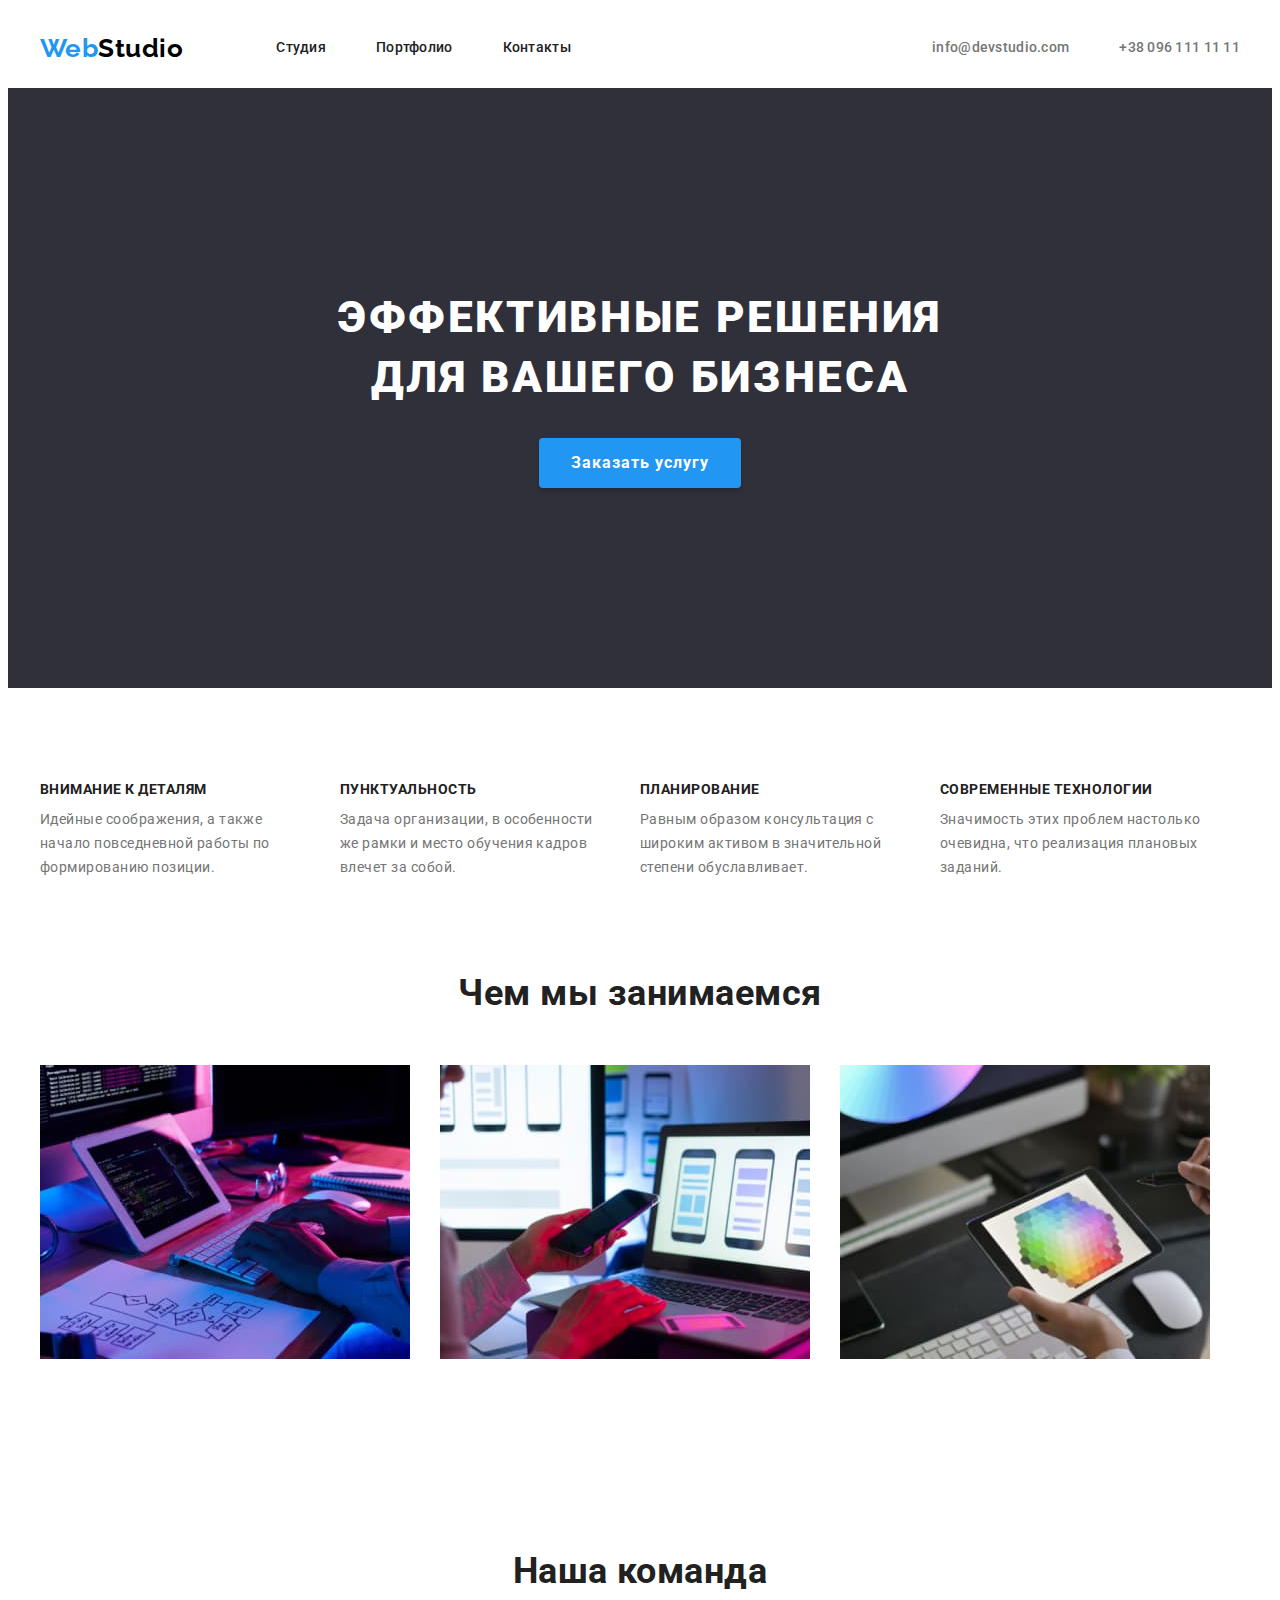
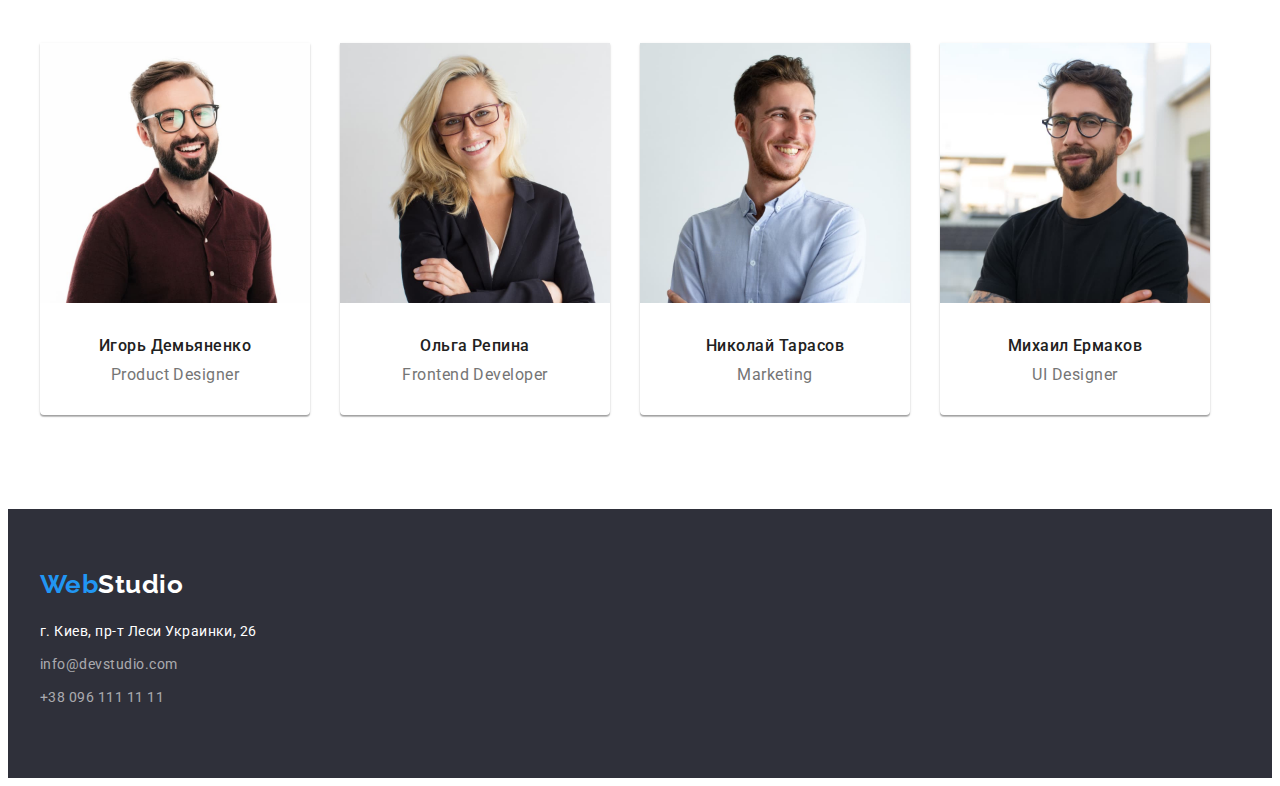
<file: index.html>
<!DOCTYPE html>
<html lang="en">
<head>
    <meta charset="UTF-8">
    <meta http-equiv="X-UA-Compatible" content="IE=edge">
    <meta name="viewport" content="width=device-width, initial-scale=1.0">
    <title>Document</title>
    <link rel="stylesheet" href="https://cdnjs.cloudflare.com/ajax/libs/modern-normalize/1.1.0/modern-normalize.min.css"
        integrity="sha512-wpPYUAdjBVSE4KJnH1VR1HeZfpl1ub8YT/NKx4PuQ5NmX2tKuGu6U/JRp5y+Y8XG2tV+wKQpNHVUX03MfMFn9Q=="
        crossorigin="anonymous" referrerpolicy="no-referrer" />
    <link rel="stylesheet" href="./css/styles.css" />
    <link href="https://fonts.googleapis.com/css2?family=Raleway:wght@700&family=Roboto:wght@400;500;700;900&display=swap"
        rel="stylesheet">
</head>
<body>
    <!-- Верхняя линия -->
<header>
    <div class="container flex-header">
        <a href="./portfolio.html" class="logo"><span class="accent">Web</span>Studio</a>
        <nav>
            <ul class="nav-list list">
                <li class="item"><a href="./portfolio.html" class="link">Студия</a></li>
                <li class="item"><a href="./portfolio.html" class="link">Портфолио</a></li>
                <li class="item"><a href="./portfolio.html" class="link">Контакты</a></li>
            </ul>
        </nav>
        <ul class="address-list list">
            <li class="item"><a href="mailto:info@devstudio.com" class="link">info@devstudio.com</a></li>
            <li class="item"><a href="tel:+380961111111" class="link">+38 096 111 11 11</a></li>
        </ul>
    </div>
</header>
   
    <main>
    <!-- Шапка -->
        <section class="header">
            <div class="container">
                <h1>Эффективные решения<br>для вашего бизнеса</h1>
                <button type="button" name="buyservice" class="button-order button">Заказать услугу</button>
            </div>
        </section>
     <!-- Особенности -->
        <section class="feature section">
            <div class="container">
                <ul class="site-list">
                    <li class="item">
                        <h3 class="feature-title title">Внимание к деталям</h3>
                        <p class="feature-text text">Идейные соображения, а также начало повседневной работы по формированию позиции.
                        </p>
                    </li>
                    <li class="item">
                        <h3 class="feature-title title">Пунктуальность</h3>
                        <p class="feature-text text">Задача организации, в особенности же рамки и место обучения кадров влечет за собой.
                        </p>
                    </li>
                    <li class="item">
                        <h3 class="feature-title title">Планирование</h3>
                        <p class="feature-text text">Равным образом консультация с широким активом в значительной степени обуславливает.
                        </p>
                    </li>
                    <li class="item">
                        <h3 class="feature-title title">Современные технологии</h3>
                        <p class="feature-text text">Значимость этих проблем настолько очевидна, что реализация плановых заданий.</p>
                    </li>
                </ul>
            </div>
        </section>
    <!-- Чем мы занимаемся -->
        <section class="specialization section">
           <div class="container">
            <h2 class="subtitle title">Чем мы занимаемся</h2>
            <ul class="specialization-list site-list">
                <li class="item"><img src="./image/what1.jpg" alt="Мы пишем код" width="370" height="294"></li>
                <li class="item"><img src="./image/what2.jpg" alt="Мы делаем адаптив" width="370" height="294"></li>
                <li class="item"><img src="./image/what3.jpg" alt="Мы делаем дизайн" width="370" height="294"></li>
            </ul>
           </div>
        </section>
    <!-- Наша команда -->
        <section class="team section">
           <div class="container">
                <h2 class="subtitle title">Наша команда</h2>
                <ul class="team-list site-list">
                    <li class="item">
                        <img src="./image/igor.jpg" alt="Фото Игоря Демьяненко" width="270" height="260">
                        <div class="description">
                            <h3 class="team-title title">Игорь Демьяненко</h3>
                            <p class="team-text text">Product Designer</p>
                        </div>
                    </li>
                    <li class="item">
                        <img src="./image/olga.jpg" alt="Фото Ольги Репина" width="270" height="260">
                        <div class="description">
                            <h3 class="team-title title">Ольга Репина</h3>
                            <p class="team-text text">Frontend Developer</p>
                        </div>
                    </li>
                    <li class="item">
                        <img src="./image/nikolay.jpg" alt="Фото Николая Тарасова" width="270" height="260">
                        <div class="description">
                            <h3 class="team-title title">Николай Тарасов</h3>
                            <p class="team-text text">Marketing</p>
                        </div>
                    </li>
                    <li class="item">
                        <img src="./image/mihail.jpg" alt="Фото Михаила Ермакова" width="270" height="260">
                        <div class="description">
                            <h3 class="team-title title">Михаил Ермаков</h3>
                            <p class="team-text text">UI Designer</p>
                        </div>
                    </li>
                </ul>
            </div>
        </section>
    </main>
<footer>
    <div class="container">
        <a href="./portfolio.html" class="logo"><span class="accent">Web</span>Studio</a>
        <address>
            <ul class="footer-list">
                <li class="item"><a href="./portfolio.html" class="address-link street">г. Киев, пр-т Леси Украинки, 26</a></li>
                <li class="item"><a href="mailto:info@devstudio.com" class="address-link">info@devstudio.com</a></li>
                <li class="item"><a href="tel:+380961111111" class="address-link">+38 096 111 11 11</a></li>
            </ul>
        </address>
    </div>
</footer>
</body>
</html>
</file>
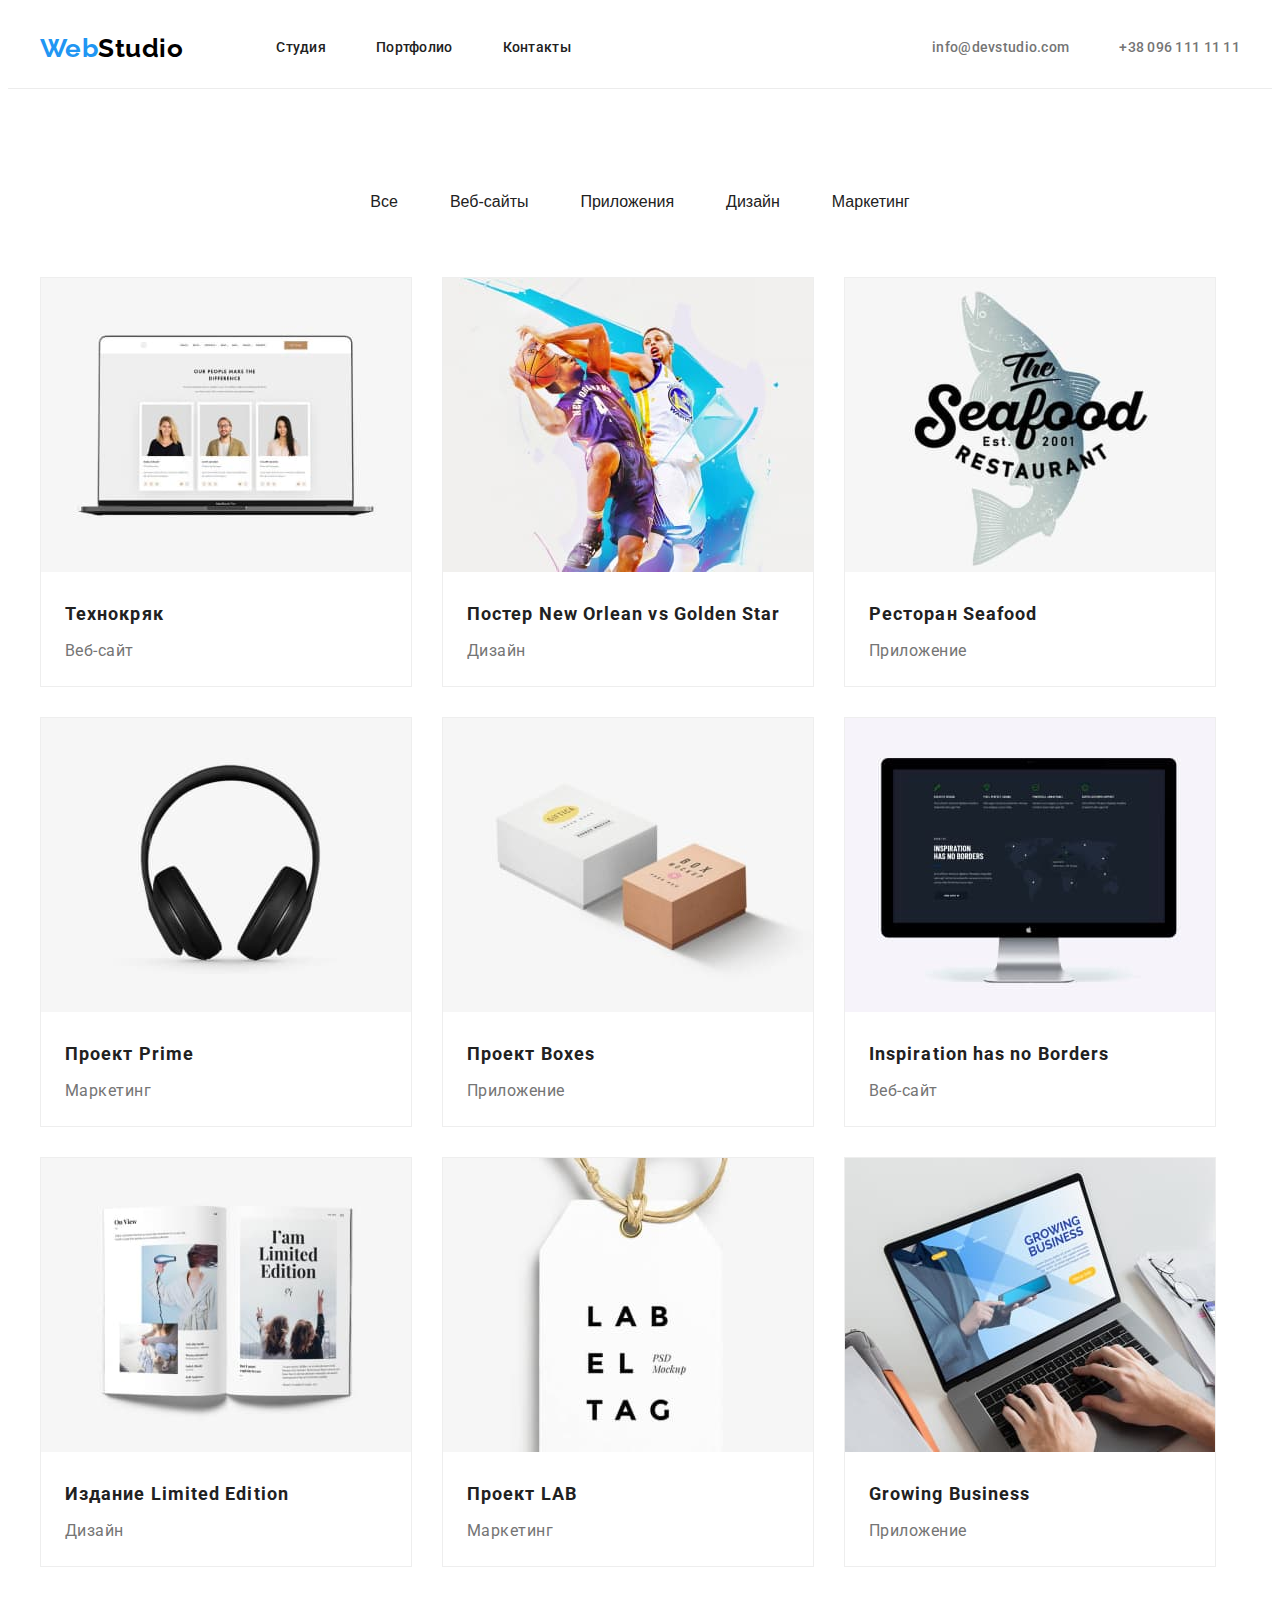
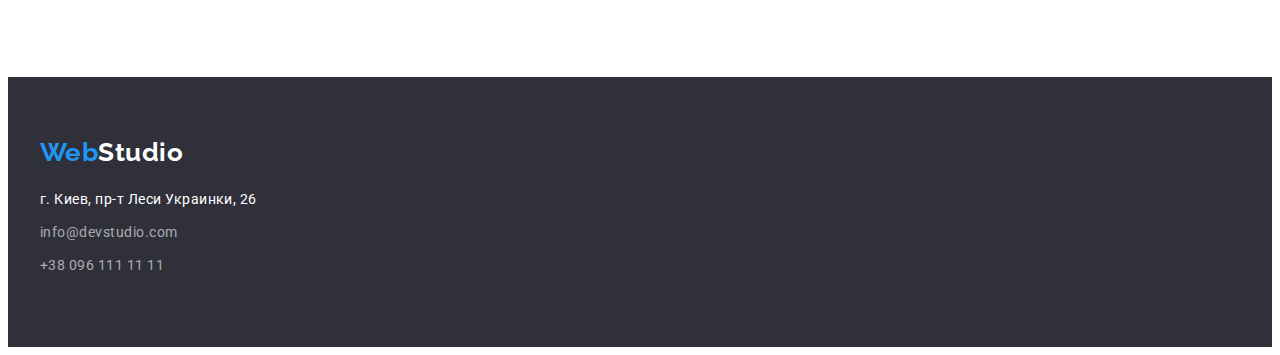
<file: portfolio.html>
<!DOCTYPE html>
<html lang="en">

<head>
    <meta charset="UTF-8">
    <meta http-equiv="X-UA-Compatible" content="IE=edge">
    <meta name="viewport" content="width=device-width, initial-scale=1.0">
    <title>Портфолио</title>
    <link rel="stylesheet" href="https://cdnjs.cloudflare.com/ajax/libs/modern-normalize/1.1.0/modern-normalize.min.css"
        integrity="sha512-wpPYUAdjBVSE4KJnH1VR1HeZfpl1ub8YT/NKx4PuQ5NmX2tKuGu6U/JRp5y+Y8XG2tV+wKQpNHVUX03MfMFn9Q==" crossorigin="anonymous" referrerpolicy="no-referrer" />
    <link rel="stylesheet" href="./css/styles.css"/>
    <link href="https://fonts.googleapis.com/css2?family=Raleway:wght@700&family=Roboto:wght@400;500;700&display=swap" rel="stylesheet">
    
</head>

<body>

<!-- Верхняя линия -->
<header class="portfolio-header">
    <div class="container flex-header">
        <a href="./portfolio.html" class="logo"><span class="accent">Web</span>Studio</a>
        <nav>
            <ul class="nav-list list">
                <li class="item"><a href="./index.html" class="link">Студия</a></li>
                <li class="item"><a href="./portfolio.html" class="link">Портфолио</a></li>
                <li class="item"><a href="./portfolio.html" class="link">Контакты</a></li>
            </ul>
        </nav>
        <ul class="address-list list">
            <li class="item"><a href="mailto:info@devstudio.com" class="link">info@devstudio.com</a></li>
            <li class="item"><a href="tel:+380961111111" class="link">+38 096 111 11 11</a></li>
        </ul>
    </div>
</header>
<!-- Main content -->
<main>
    <section class="filter section">
        <div class="container">
            <ul class="filter-list">
                <li class="item"><button type="button" class="filter-button">Все</button></li>
                <li class="item"><button type="button" class="filter-button">Веб-сайты</button></li>
                <li class="item"><button type="button" class="filter-button">Приложения</button></li>
                <li class="item"><button type="button" class="filter-button">Дизайн</button></li>
                <li class="item"><button type="button" class="filter-button">Маркетинг</button></li>
            </ul>
            <ul class="portfolio-list">
                <li class="item">
                    <a href="./portfolio.html" class="portfolio-link">
                        <img src="./image/portfolio1.jpg" alt="Технокряк" width="370">
                        <div class="description">
                            <h2 class="portfolio-title">Технокряк</h2>
                            <p class="portfolio-text">Веб-сайт</p>
                        </div>
                    </a>
                </li>
                <li class="item">
                    <a href="./portfolio.html" class="portfolio-link">
                        <img src="./image/portfolio2.jpg" alt="Постер" width="370">
                        <div class="description">
                            <h2 class="portfolio-title">Постер New Orlean vs Golden Star</h2>
                            <p class="portfolio-text">Дизайн</p>
                        </div>
                    </a>
                </li>
                <li class="item">
                    <a href="./portfolio.html" class="portfolio-link">
                        <img src="./image/portfolio3.jpg" alt="Ресторан Морепродуктов" width="370">
                        <div class="description">
                            <h2 class="portfolio-title">Ресторан Seafood</h2>
                            <p class="portfolio-text">Приложение</p>
                        </div>
                    </a>
                </li>
                <li class="item">
                    <a href="./portfolio.html" class="portfolio-link">
                        <img src="./image/portfolio4.jpg" alt="Проект Прайм" width="370">
                        <div class="description">
                            <h2 class="portfolio-title">Проект Prime</h2>
                            <p class="portfolio-text">Маркетинг</p>
                        </div>
                    </a>
                </li>
                <li class="item">
                    <a href="./portfolio.html" class="portfolio-link">
                        <img src="./image/portfolio5.jpg" alt="Проект Коробки" width="370">
                        <div class="description">
                            <h2 class="portfolio-title">Проект Boxes</h2>
                            <p class="portfolio-text">Приложение</p>
                        </div>
                    </a>
                </li>
                <li class="item">
                    <a href="./portfolio.html" class="portfolio-link">
                        <img src="./image/portfolio6.jpg" alt="Веб-сайт" width="370">
                        <div class="description">
                            <h2 class="portfolio-title">Inspiration has no Borders</h2>
                            <p class="portfolio-text">Веб-сайт</p>
                        </div>
                    </a>
                </li>
                <li class="item">
                    <a href="./portfolio.html" class="portfolio-link">
                        <img src="./image/portfolio7.jpg" alt="Дизайн журнала" width="370">
                        <div class="description">
                            <h2 class="portfolio-title">Издание Limited Edition</h2>
                            <p class="portfolio-text">Дизайн</p>
                        </div>
                    </a>
                </li>
                <li class="item">
                    <a href="./portfolio.html" class="portfolio-link">
                        <img src="./image/portfolio8.jpg" alt="Проект ЛАБ" width="370">
                        <div class="description">
                            <h2 class="portfolio-title">Проект LAB</h2>
                            <p class="portfolio-text">Маркетинг</p>
                        </div>
                    </a>
                </li>
                <li class="item">
                    <a href="./portfolio.html" class="portfolio-link">
                        <img src="./image/portfolio9.jpg" alt="Приложение" width="370">
                        <div class="description">
                            <h2 class="portfolio-title">Growing Business</h2>
                            <p class="portfolio-text">Приложение</p>
                        </div>
                    </a>
                </li>
            </ul>
        </div>
    </section>
</main>

<!-- Футер -->

<footer>
    <div class="footer container">
        <a href="./portfolio.html" class="logo"><span class="accent">Web</span>Studio</a>
        <address>
            <ul class="footer-list">
                <li class="item"><a href="./portfolio.html" class="address-link street">г. Киев, пр-т Леси Украинки,
                        26</a></li>
                <li class="item"><a href="mailto:info@devstudio.com" class="address-link">info@devstudio.com</a></li>
                <li class="item"><a href="tel:+380961111111" class="address-link">+38 096 111 11 11</a></li>
            </ul>
        </address>
    </div>
</footer>
</body>
</html>
</file>
<file: css/styles.css>
/* Цвета макета */
:root {
    --primary-white-color: #ffffff;
    --title-text-color: #212121;
    --subtitle-text-color: #757575;
    --accent-color: #2196F3;
    --accent-black-color: #000000;
    --text-address-color: rgba(255, 255, 255, 0.6);
    --secondary-bg-color: #F5F4FA;

    --header-bg-color: #2F303A;
}

/* Body */

body {
    background-color: var(--primary-white-color);
    font-family: Roboto, sans-serif;
    font-weight: 400;
    letter-spacing: 0.03em;
    color: var(--title-text-color);
}
.site-list {
    list-style: none;
}
.container {
    width: 1200px;
    margin: 0px auto;
    padding-left: 15px;
    padding-right: 15px;
}
/* Верхняя линия */

/* Logo */
.portfolio-header {
    border-bottom: 1px solid #ECECEC;
}
.logo {
    color: var(--accent-black-color);
    font-family: Raleway, sans-serif;
    font-weight: 700;
    font-size: 26px;
    line-height: 1.19;
    text-decoration: none;
}
.logo .accent {
    color: var(--accent-color);
}
/* Navigation */
.flex-header {
    display: flex;
    align-items: center;
    }
.nav-list {
    display: flex;
    margin-left: 93px;
    margin-top: 0;
    margin-bottom: 0;
}
.nav-list .item + .item {
    margin-left: 50px;
}
.nav-list .item {
    padding: 32px 0;
}
.nav-list .link {
    padding: 32px 0;
}


.list a:hover,
.list a:focus {
color: var(--accent-color);
}

.list a {
    text-decoration: none;
    color: var(--title-text-color);
}
.list {
    font-weight: 500;
    font-size: 14px;
    line-height: 1.14;
    letter-spacing: 0.02em;
    list-style: none;
    padding-left: 0;
    margin-top: 0;
    margin-bottom: 0;
}


/* Address */
.address-list {
    display: flex;
    margin-left: auto;
}
.address-list .item + .item {
    margin-left: 50px;
}
.address-list .link {
    color: var(--subtitle-text-color);
}

/* Index page */

/* Шапка */
.header {
    background-color: var(--header-bg-color);
    text-align: center;
    padding-top: 200px;
    padding-bottom: 200px;
}
h1 {
    margin-bottom: 30px;
    margin-top: 0;
    color: var(--primary-white-color);
    font-weight: 900;
    font-size: 44px;
    line-height: 1.36;
    letter-spacing: 0.06em;
    text-transform: uppercase;
}
.button-order {
    padding: 10px 32px;

    background-color: var(--accent-color);
    color: var(--primary-white-color);
    font-weight: 700;
    font-size: 16px;
    line-height: 1.88;
    text-align: center;
    letter-spacing: 0.06em;
    font-family: Roboto;

    border: none;
    border-radius: 4px;
    box-shadow: 0px 4px 4px rgba(0, 0, 0, 0.15);
}
/* ============================================ */
.title {
    color: var(--title-text-color);
    font-weight: 700;
    margin-top: 0;
    margin-bottom: 0;
}
.text {
    color: var(--subtitle-text-color);
    font-weight: 400;
    margin-top: 0;
    margin-bottom: 0;
}

/* Особенности */
.site-list {
    display: flex;
    flex-direction: row;
    
    margin-top: 0;
    margin-bottom: 0;
    padding-left: 0;
}
.feature-title {
    margin-bottom: 10px;

    font-size: 14px;
    line-height: 1.14;
    text-transform: uppercase;
}
.feature-text {
    font-size: 14px;
    line-height: 1.71;
}
.section {
    padding-top: 94px;
    padding-bottom: 94px;
}
.feature .item + .item {
    margin-left: 30px;
}
.feature .item {
    width: 270px;
}


/* Чем мы занимаемся */
.subtitle {
    font-size: 36px;
    line-height: 1.16;
    text-align: center;
    margin-bottom: 50px;
}
.specialization-list .item + .item {
    margin-left: 30px;
}
.specialization {
    padding-top: 0px;
}

/* Наша команда */
.team-list .item + .item {
   margin-left: 30px;
}
.team-title {
    padding-bottom: 10px;

    font-weight: 500;
    font-size: 16px;
    line-height: 1.18;
}
.team-text {
    font-size: 16px;
    line-height: 1.18;
}
.team-list .item {
    box-shadow: 0px 1px 3px rgba(0, 0, 0, 0.12), 0px 1px 1px rgba(0, 0, 0, 0.14), 0px 2px 1px rgba(0, 0, 0, 0.2);
    border-radius: 0px 0px 4px 4px;
}
.team .description {
    padding-top: 30px;
    padding-bottom: 30px;
    text-align: center;
}





/* Footer */
.address-link {
    color: var(--text-address-color);
    font-size: 14px;
    line-height: 1.71;
    text-decoration: none;
    list-style: none;
    font-style: normal;
}
.street {
    color: var(--primary-white-color);
}
footer {
    background-color: #2F303A;
}
footer .logo {
    color: var(--primary-white-color);
}
footer {
    padding-top: 60px;
    padding-bottom: 60px;
}
.footer-list {
    list-style: none;
    margin-top: 20px;
    margin-bottom: 0;
    padding-left: 0;
}
.footer-list .item {
    margin-bottom: 9px;
}




/* Portfolio page */


.filter-list {
    display: flex;
    list-style: none;
    padding-left: 0;
    justify-content: center;
    margin-bottom: 56px;
    margin-top: 0;
}
.filter-button {
    font-weight: 500;
    font-size: 16px;
    line-height: 1.62;
    text-align: center;
    list-style: none;
    background-color: inherit;
    color: inherit;
    border: none;
    
}
.filter-list button:hover,
.filter-list button:focus {
    padding: 6px 22px;
    box-shadow: 0px 3px 1px rgba(0, 0, 0, 0.1), 0px 1px 2px rgba(0, 0, 0, 0.08), 0px 2px 2px rgba(0, 0, 0, 0.12);
    border-radius: 4px;
    color: var(--primary-white-color);
    background-color: var(--accent-color);
}
.filter-list .item + .item {
    margin-left: 8px;
}
.filter-list .filter-button {
    padding: 6px 22px;
}




.portfolio-list {
    display: flex;
    flex-wrap: wrap;

    list-style: none;
    margin-top: 0;
    padding-left: 0;
}
.portfolio-list .description {
    padding: 20px 24px;
}
.portfolio-title {
    margin-top: 0;
    margin-bottom: 4px;

    font-weight: 700;
    font-size: 18px;
    line-height: 2;
    letter-spacing: 0.06em;
}
.portfolio-link {
    color: var(--title-text-color);
    text-decoration: none;
}
.portfolio-text {
    margin-top: 0;
    margin-bottom: 0;
    font-size: 16px;
    line-height: 1.88;
    color: var(--subtitle-text-color);
}
.portfolio-list .item {
    width: 370px;
    margin-right: 30px;
    margin-bottom: 30px;
    border: 1px solid #EEEEEE;
}
.portfolio-list .item:nth-child(3n) {
    margin-right: 0;
}
.portfolio-list .item:nth-last-child(-n+3) {
    margin-bottom: 0;
}
</file>
